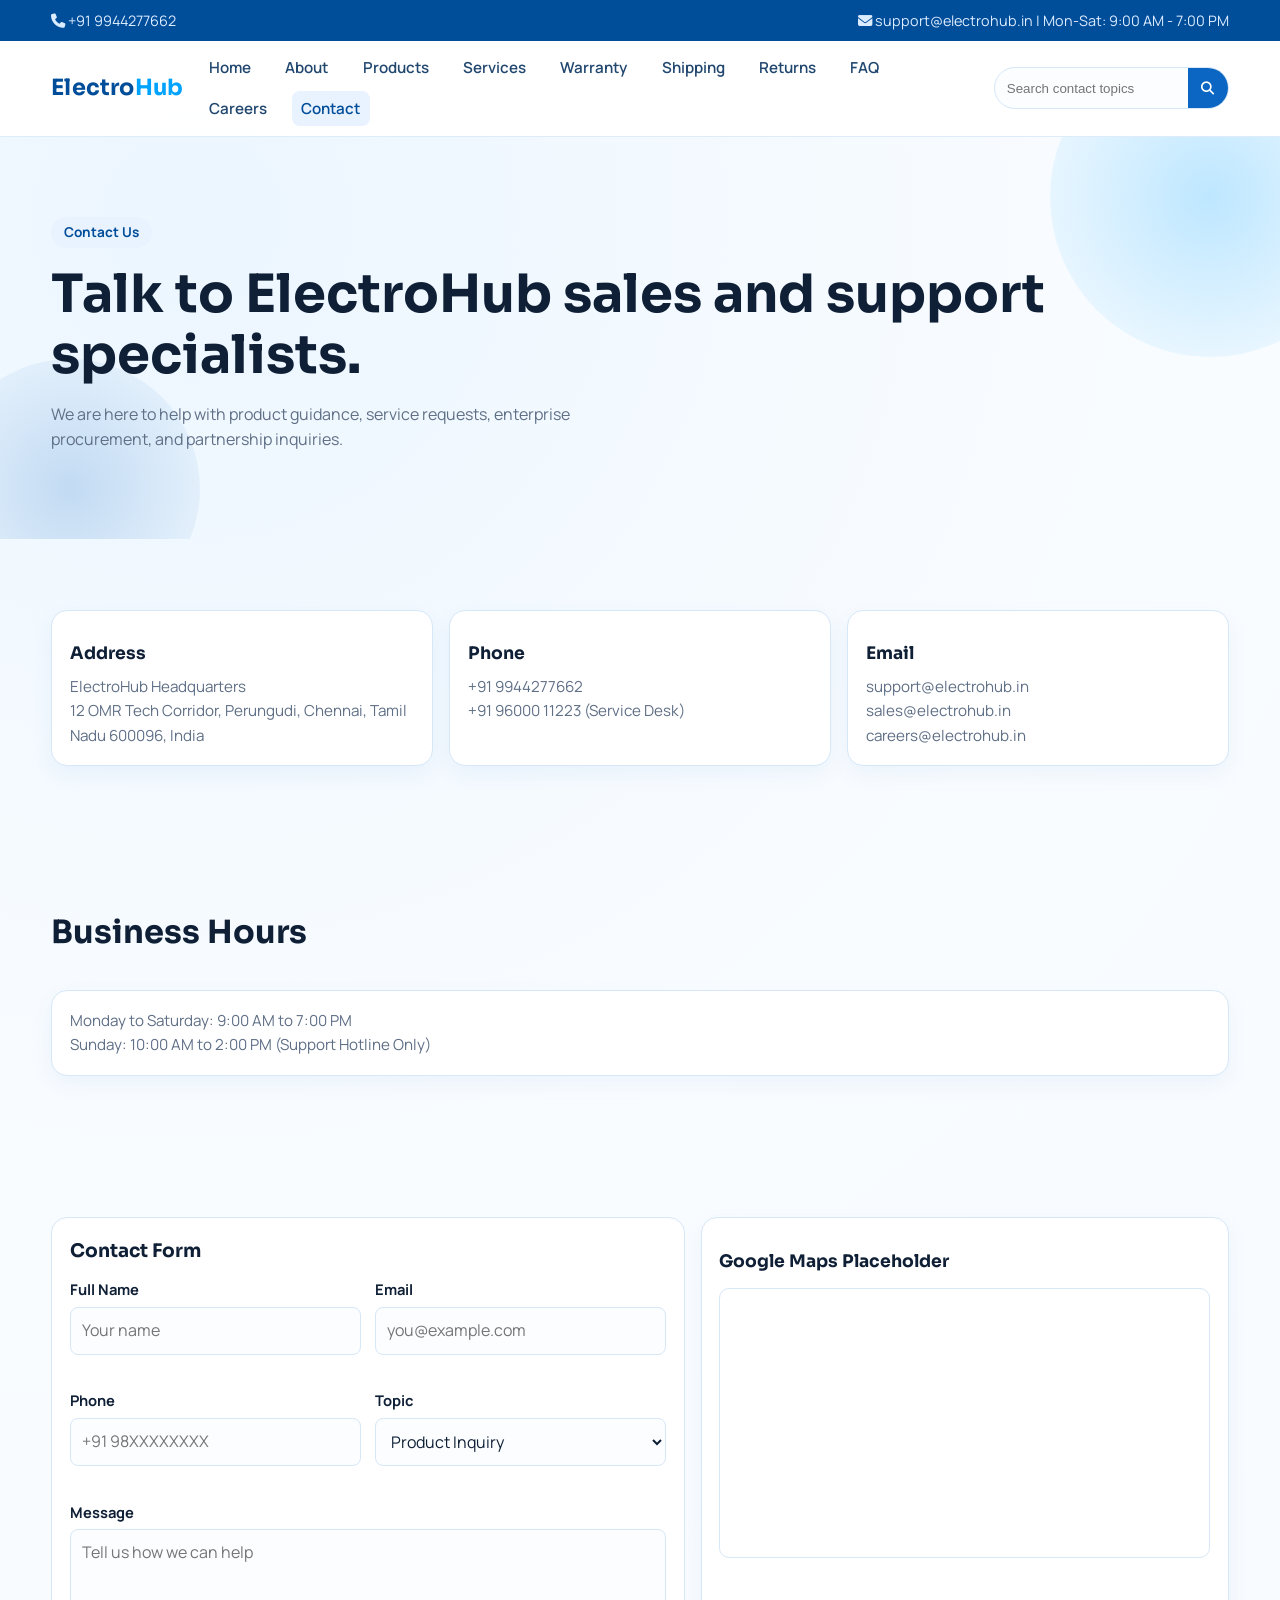
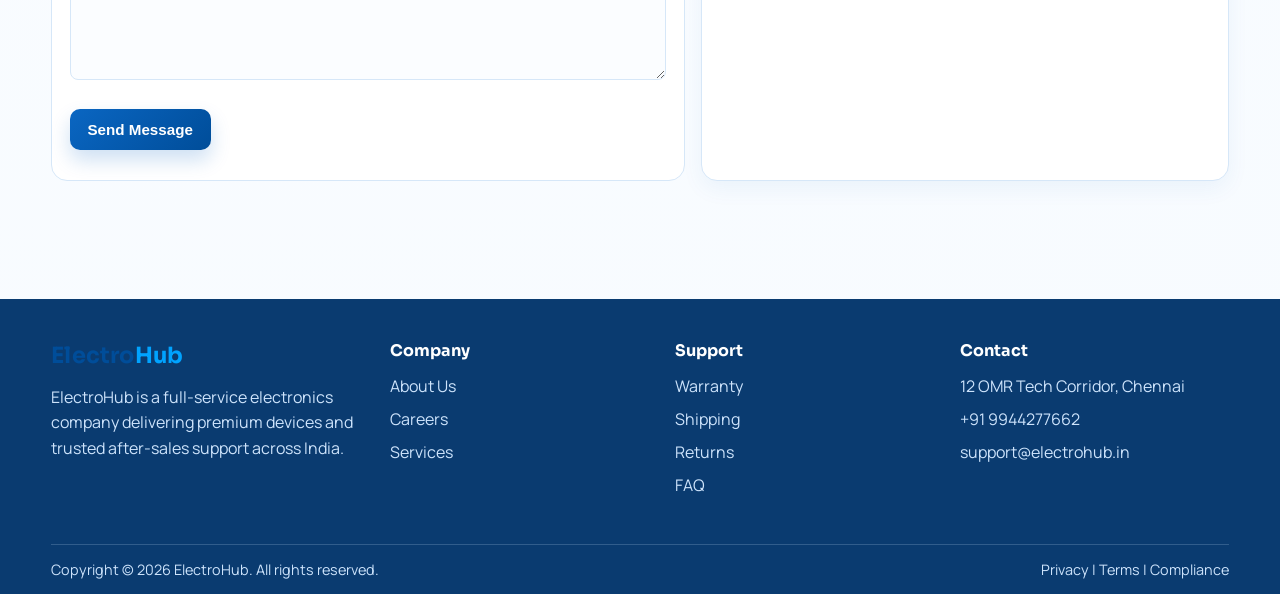
<file: contact.html>
<!DOCTYPE html>
<html lang="en">
<head>
  <meta charset="UTF-8" />
  <meta name="viewport" content="width=device-width, initial-scale=1.0" />
  <title>Contact ElectroHub | Reach Our Team</title>
  <link rel="stylesheet" href="https://cdnjs.cloudflare.com/ajax/libs/font-awesome/6.6.0/css/all.min.css" />
  <link rel="stylesheet" href="assets/css/style.css" />
</head>
<body data-page="contact">
  <div class="top-strip"><div class="container"><span><i class="fa-solid fa-phone"></i> +91 9944277662</span><span><i class="fa-solid fa-envelope"></i> support@electrohub.in | Mon-Sat: 9:00 AM - 7:00 PM</span></div></div>
  <header class="navbar"><div class="container nav-wrap"><a class="logo" href="index.html">Electro<span>Hub</span></a><button class="mobile-toggle" id="mobileToggle" aria-label="Toggle navigation"><i class="fa-solid fa-bars"></i></button><ul class="nav-links" id="navLinks"><li><a data-page="home" href="index.html">Home</a></li><li><a data-page="about" href="about.html">About</a></li><li><a data-page="products" href="products.html">Products</a></li><li><a data-page="services" href="services.html">Services</a></li><li><a data-page="warranty" href="warranty.html">Warranty</a></li><li><a data-page="shipping" href="shipping.html">Shipping</a></li><li><a data-page="returns" href="returns.html">Returns</a></li><li><a data-page="faq" href="faq.html">FAQ</a></li><li><a data-page="careers" href="careers.html">Careers</a></li><li><a data-page="contact" href="contact.html">Contact</a></li></ul><div class="nav-controls"><div class="search-wrap"><input id="globalSearch" type="text" placeholder="Search contact topics" /><button id="searchBtn" aria-label="Search"><i class="fa-solid fa-magnifying-glass"></i></button></div></div></div></header>

  <main>
    <section class="hero"><div class="container"><span class="eyebrow">Contact Us</span><h1>Talk to ElectroHub sales and support specialists.</h1><p>We are here to help with product guidance, service requests, enterprise procurement, and partnership inquiries.</p></div></section>

    <section class="section">
      <div class="container card-grid">
        <article class="card searchable-card reveal" data-search="address headquarters chennai"><h3>Address</h3><p>ElectroHub Headquarters<br />12 OMR Tech Corridor, Perungudi, Chennai, Tamil Nadu 600096, India</p></article>
        <article class="card searchable-card reveal" data-search="phone call customer support"><h3>Phone</h3><p>+91 9944277662<br />+91 96000 11223 (Service Desk)</p></article>
        <article class="card searchable-card reveal" data-search="email business support"><h3>Email</h3><p>support@electrohub.in<br />sales@electrohub.in<br />careers@electrohub.in</p></article>
      </div>
    </section>

    <section class="section">
      <div class="container">
        <div class="section-header"><h2>Business Hours</h2></div>
        <div class="card reveal"><p>Monday to Saturday: 9:00 AM to 7:00 PM<br />Sunday: 10:00 AM to 2:00 PM (Support Hotline Only)</p></div>
      </div>
    </section>

    <section class="section">
      <div class="container card-grid" style="grid-template-columns:1.2fr 1fr;">
        <div class="form-wrap reveal">
          <h3 style="font-family:'Sora',sans-serif;margin-bottom:0.8rem;">Contact Form</h3>
          <form id="contactForm" novalidate>
            <div class="form-grid">
              <div class="form-group"><label for="name">Full Name</label><input id="name" type="text" placeholder="Your name" /><small data-error="name"></small></div>
              <div class="form-group"><label for="email">Email</label><input id="email" type="email" placeholder="you@example.com" /><small data-error="email"></small></div>
              <div class="form-group"><label for="phone">Phone</label><input id="phone" type="tel" placeholder="+91 98XXXXXXXX" /><small data-error="phone"></small></div>
              <div class="form-group"><label for="topic">Topic</label><select id="topic"><option value="Product Inquiry">Product Inquiry</option><option value="Service Request">Service Request</option><option value="Business Solutions">Business Solutions</option><option value="Partnership">Partnership</option></select><small></small></div>
              <div class="form-group full"><label for="message">Message</label><textarea id="message" rows="5" placeholder="Tell us how we can help"></textarea><small data-error="message"></small></div>
            </div>
            <button class="btn btn-primary" type="submit" style="margin-top:0.6rem;">Send Message</button>
            <p id="formStatus" style="margin-top:0.7rem;font-weight:700;"></p>
          </form>
          <p id="searchFeedback"></p>
        </div>

        <div class="card reveal">
          <h3 style="font-family:'Sora',sans-serif;margin-bottom:0.8rem;">Google Maps Placeholder</h3>
          <div class="map-placeholder">
            <iframe
              title="ElectroHub location map"
              src="https://www.google.com/maps?q=Chennai&t=&z=12&ie=UTF8&iwloc=&output=embed"
              width="100%"
              height="260"
              style="border:0;"
              loading="lazy"
              referrerpolicy="no-referrer-when-downgrade"></iframe>
          </div>
        </div>
      </div>
    </section>
  </main>

  <footer><div class="container footer-grid"><div><a class="logo" href="index.html">Electro<span>Hub</span></a><p style="margin-top:0.7rem;">ElectroHub is a full-service electronics company delivering premium devices and trusted after-sales support across India.</p></div><div><h4>Company</h4><ul><li><a href="about.html">About Us</a></li><li><a href="careers.html">Careers</a></li><li><a href="services.html">Services</a></li></ul></div><div><h4>Support</h4><ul><li><a href="warranty.html">Warranty</a></li><li><a href="shipping.html">Shipping</a></li><li><a href="returns.html">Returns</a></li><li><a href="faq.html">FAQ</a></li></ul></div><div><h4>Contact</h4><ul><li>12 OMR Tech Corridor, Chennai</li><li>+91 9944277662</li><li>support@electrohub.in</li></ul></div></div><div class="container footer-bottom"><span>Copyright © <span id="year"></span> ElectroHub. All rights reserved.</span><span>Privacy | Terms | Compliance</span></div></footer>
  <button id="scrollTopBtn" aria-label="Scroll to top"><i class="fa-solid fa-chevron-up"></i></button>
  <script src="assets/js/script.js"></script>
  <script src="https://www.domainchat.co/widget.js" data-tenant-id="8ded02d4-93c6-4a74-bcbe-cc2b054720f9" data-agent-id="20ef6966-4423-4e5e-b31a-b73d579b3ea4" defer></script>
</body>
</html>
</file>
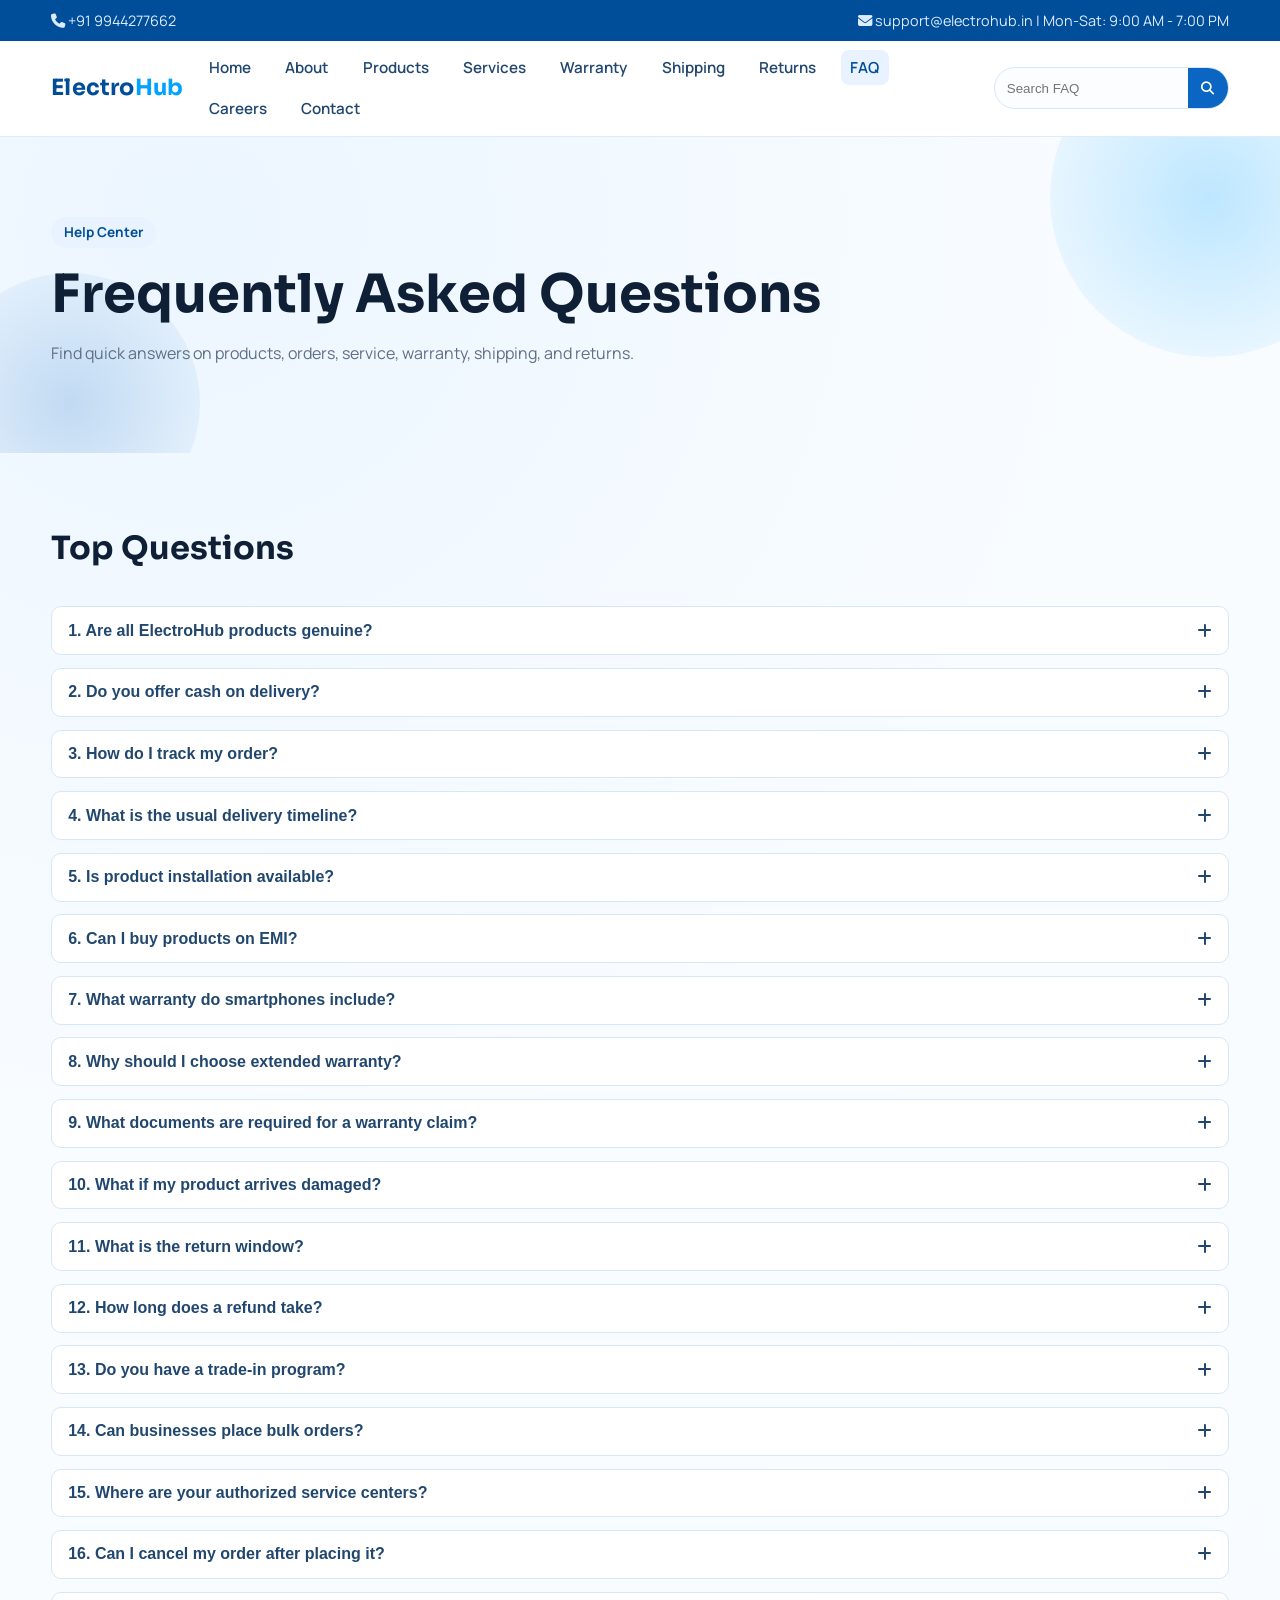
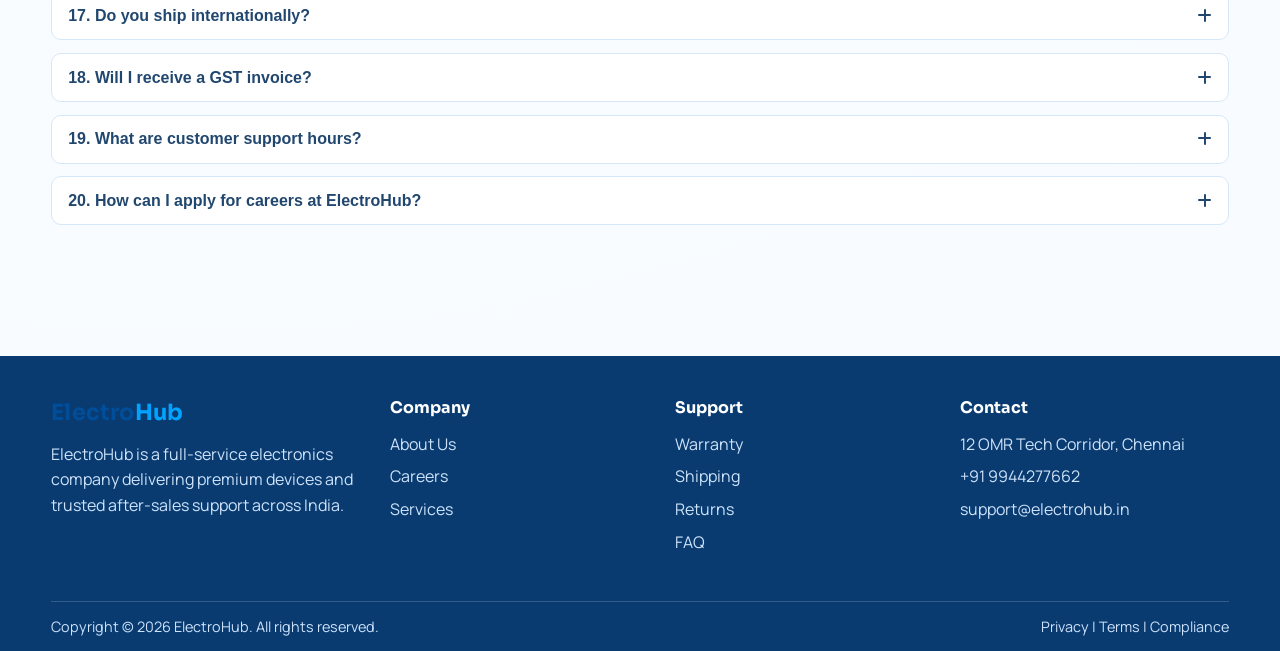
<file: faq.html>
<!DOCTYPE html>
<html lang="en">
<head>
  <meta charset="UTF-8" />
  <meta name="viewport" content="width=device-width, initial-scale=1.0" />
  <title>ElectroHub FAQ | Frequently Asked Questions</title>
  <link rel="stylesheet" href="https://cdnjs.cloudflare.com/ajax/libs/font-awesome/6.6.0/css/all.min.css" />
  <link rel="stylesheet" href="assets/css/style.css" />
</head>
<body data-page="faq">
  <div class="top-strip"><div class="container"><span><i class="fa-solid fa-phone"></i> +91 9944277662</span><span><i class="fa-solid fa-envelope"></i> support@electrohub.in | Mon-Sat: 9:00 AM - 7:00 PM</span></div></div>
  <header class="navbar"><div class="container nav-wrap"><a class="logo" href="index.html">Electro<span>Hub</span></a><button class="mobile-toggle" id="mobileToggle" aria-label="Toggle navigation"><i class="fa-solid fa-bars"></i></button><ul class="nav-links" id="navLinks"><li><a data-page="home" href="index.html">Home</a></li><li><a data-page="about" href="about.html">About</a></li><li><a data-page="products" href="products.html">Products</a></li><li><a data-page="services" href="services.html">Services</a></li><li><a data-page="warranty" href="warranty.html">Warranty</a></li><li><a data-page="shipping" href="shipping.html">Shipping</a></li><li><a data-page="returns" href="returns.html">Returns</a></li><li><a data-page="faq" href="faq.html">FAQ</a></li><li><a data-page="careers" href="careers.html">Careers</a></li><li><a data-page="contact" href="contact.html">Contact</a></li></ul><div class="nav-controls"><div class="search-wrap"><input id="globalSearch" type="text" placeholder="Search FAQ" /><button id="searchBtn" aria-label="Search"><i class="fa-solid fa-magnifying-glass"></i></button></div></div></div></header>

  <main>
    <section class="hero"><div class="container"><span class="eyebrow">Help Center</span><h1>Frequently Asked Questions</h1><p>Find quick answers on products, orders, service, warranty, shipping, and returns.</p></div></section>

    <section class="section">
      <div class="container">
        <div class="section-header"><h2>Top Questions</h2></div>

        <div class="faq-item searchable-card" data-search="are products genuine authentic">
          <button class="faq-question">1. Are all ElectroHub products genuine? <i class="fa-solid fa-plus"></i></button>
          <div class="faq-answer"><p>Yes. We source only from authorized distributors and brands with verified invoices.</p></div>
        </div>
        <div class="faq-item searchable-card" data-search="cash on delivery cod">
          <button class="faq-question">2. Do you offer cash on delivery? <i class="fa-solid fa-plus"></i></button>
          <div class="faq-answer"><p>COD is available for selected products and locations based on order value and logistics eligibility.</p></div>
        </div>
        <div class="faq-item searchable-card" data-search="order tracking how">
          <button class="faq-question">3. How do I track my order? <i class="fa-solid fa-plus"></i></button>
          <div class="faq-answer"><p>Use the tracking link sent via SMS/email or contact support with your order ID.</p></div>
        </div>
        <div class="faq-item searchable-card" data-search="delivery timeline">
          <button class="faq-question">4. What is the usual delivery timeline? <i class="fa-solid fa-plus"></i></button>
          <div class="faq-answer"><p>Metro deliveries usually take 1 to 2 business days; other cities may take 2 to 7 days.</p></div>
        </div>
        <div class="faq-item searchable-card" data-search="installation available">
          <button class="faq-question">5. Is product installation available? <i class="fa-solid fa-plus"></i></button>
          <div class="faq-answer"><p>Yes. Installation is available for TVs, appliances, networking devices, and business deployments.</p></div>
        </div>
        <div class="faq-item searchable-card" data-search="emi finance options">
          <button class="faq-question">6. Can I buy products on EMI? <i class="fa-solid fa-plus"></i></button>
          <div class="faq-answer"><p>Yes. We provide no-cost and low-interest EMI plans through partner banks and NBFCs.</p></div>
        </div>
        <div class="faq-item searchable-card" data-search="warranty duration">
          <button class="faq-question">7. What warranty do smartphones include? <i class="fa-solid fa-plus"></i></button>
          <div class="faq-answer"><p>Most smartphones include 12-month manufacturer warranty; extended plans are optional.</p></div>
        </div>
        <div class="faq-item searchable-card" data-search="extended warranty worth">
          <button class="faq-question">8. Why should I choose extended warranty? <i class="fa-solid fa-plus"></i></button>
          <div class="faq-answer"><p>It protects you against high post-warranty repair costs and provides better long-term value.</p></div>
        </div>
        <div class="faq-item searchable-card" data-search="warranty claim documents">
          <button class="faq-question">9. What documents are required for a warranty claim? <i class="fa-solid fa-plus"></i></button>
          <div class="faq-answer"><p>You need order invoice, product serial number, and a clear issue description.</p></div>
        </div>
        <div class="faq-item searchable-card" data-search="damage in transit">
          <button class="faq-question">10. What if my product arrives damaged? <i class="fa-solid fa-plus"></i></button>
          <div class="faq-answer"><p>Report within 48 hours with unboxing photos/video for priority replacement support.</p></div>
        </div>
        <div class="faq-item searchable-card" data-search="return window days">
          <button class="faq-question">11. What is the return window? <i class="fa-solid fa-plus"></i></button>
          <div class="faq-answer"><p>Eligible products can be returned within 7 calendar days from the delivery date.</p></div>
        </div>
        <div class="faq-item searchable-card" data-search="refund timeline">
          <button class="faq-question">12. How long does a refund take? <i class="fa-solid fa-plus"></i></button>
          <div class="faq-answer"><p>Refunds are usually processed within 5 to 7 business days after approval.</p></div>
        </div>
        <div class="faq-item searchable-card" data-search="exchange old device trade in">
          <button class="faq-question">13. Do you have a trade-in program? <i class="fa-solid fa-plus"></i></button>
          <div class="faq-answer"><p>Yes. We accept eligible old devices and provide exchange value during checkout.</p></div>
        </div>
        <div class="faq-item searchable-card" data-search="business bulk order">
          <button class="faq-question">14. Can businesses place bulk orders? <i class="fa-solid fa-plus"></i></button>
          <div class="faq-answer"><p>Absolutely. Our enterprise team supports procurement, deployment, and AMC contracts.</p></div>
        </div>
        <div class="faq-item searchable-card" data-search="service center authorized">
          <button class="faq-question">15. Where are your authorized service centers? <i class="fa-solid fa-plus"></i></button>
          <div class="faq-answer"><p>We support centers across Chennai, Bengaluru, Hyderabad, Kochi, Mumbai, and Delhi.</p></div>
        </div>
        <div class="faq-item searchable-card" data-search="cancel order">
          <button class="faq-question">16. Can I cancel my order after placing it? <i class="fa-solid fa-plus"></i></button>
          <div class="faq-answer"><p>Yes, cancellation is allowed before dispatch. Once shipped, return policy applies.</p></div>
        </div>
        <div class="faq-item searchable-card" data-search="international shipping">
          <button class="faq-question">17. Do you ship internationally? <i class="fa-solid fa-plus"></i></button>
          <div class="faq-answer"><p>Currently, ElectroHub ships within India only.</p></div>
        </div>
        <div class="faq-item searchable-card" data-search="invoice gst billing">
          <button class="faq-question">18. Will I receive a GST invoice? <i class="fa-solid fa-plus"></i></button>
          <div class="faq-answer"><p>Yes, GST-compliant invoices are provided for all eligible purchases.</p></div>
        </div>
        <div class="faq-item searchable-card" data-search="contact support hours">
          <button class="faq-question">19. What are customer support hours? <i class="fa-solid fa-plus"></i></button>
          <div class="faq-answer"><p>Our support team is available Monday to Saturday, 9:00 AM to 7:00 PM.</p></div>
        </div>
        <div class="faq-item searchable-card" data-search="career opportunities jobs">
          <button class="faq-question">20. How can I apply for careers at ElectroHub? <i class="fa-solid fa-plus"></i></button>
          <div class="faq-answer"><p>Visit the Careers page and submit your application through our recruitment contact.</p></div>
        </div>
        <p id="searchFeedback"></p>
      </div>
    </section>
  </main>

  <footer><div class="container footer-grid"><div><a class="logo" href="index.html">Electro<span>Hub</span></a><p style="margin-top:0.7rem;">ElectroHub is a full-service electronics company delivering premium devices and trusted after-sales support across India.</p></div><div><h4>Company</h4><ul><li><a href="about.html">About Us</a></li><li><a href="careers.html">Careers</a></li><li><a href="services.html">Services</a></li></ul></div><div><h4>Support</h4><ul><li><a href="warranty.html">Warranty</a></li><li><a href="shipping.html">Shipping</a></li><li><a href="returns.html">Returns</a></li><li><a href="faq.html">FAQ</a></li></ul></div><div><h4>Contact</h4><ul><li>12 OMR Tech Corridor, Chennai</li><li>+91 9944277662</li><li>support@electrohub.in</li></ul></div></div><div class="container footer-bottom"><span>Copyright © <span id="year"></span> ElectroHub. All rights reserved.</span><span>Privacy | Terms | Compliance</span></div></footer>
  <button id="scrollTopBtn" aria-label="Scroll to top"><i class="fa-solid fa-chevron-up"></i></button>
  <script src="assets/js/script.js"></script>
  <script src="https://www.domainchat.co/widget.js" data-tenant-id="8ded02d4-93c6-4a74-bcbe-cc2b054720f9" data-agent-id="20ef6966-4423-4e5e-b31a-b73d579b3ea4" defer></script>
</body>
</html>
</file>
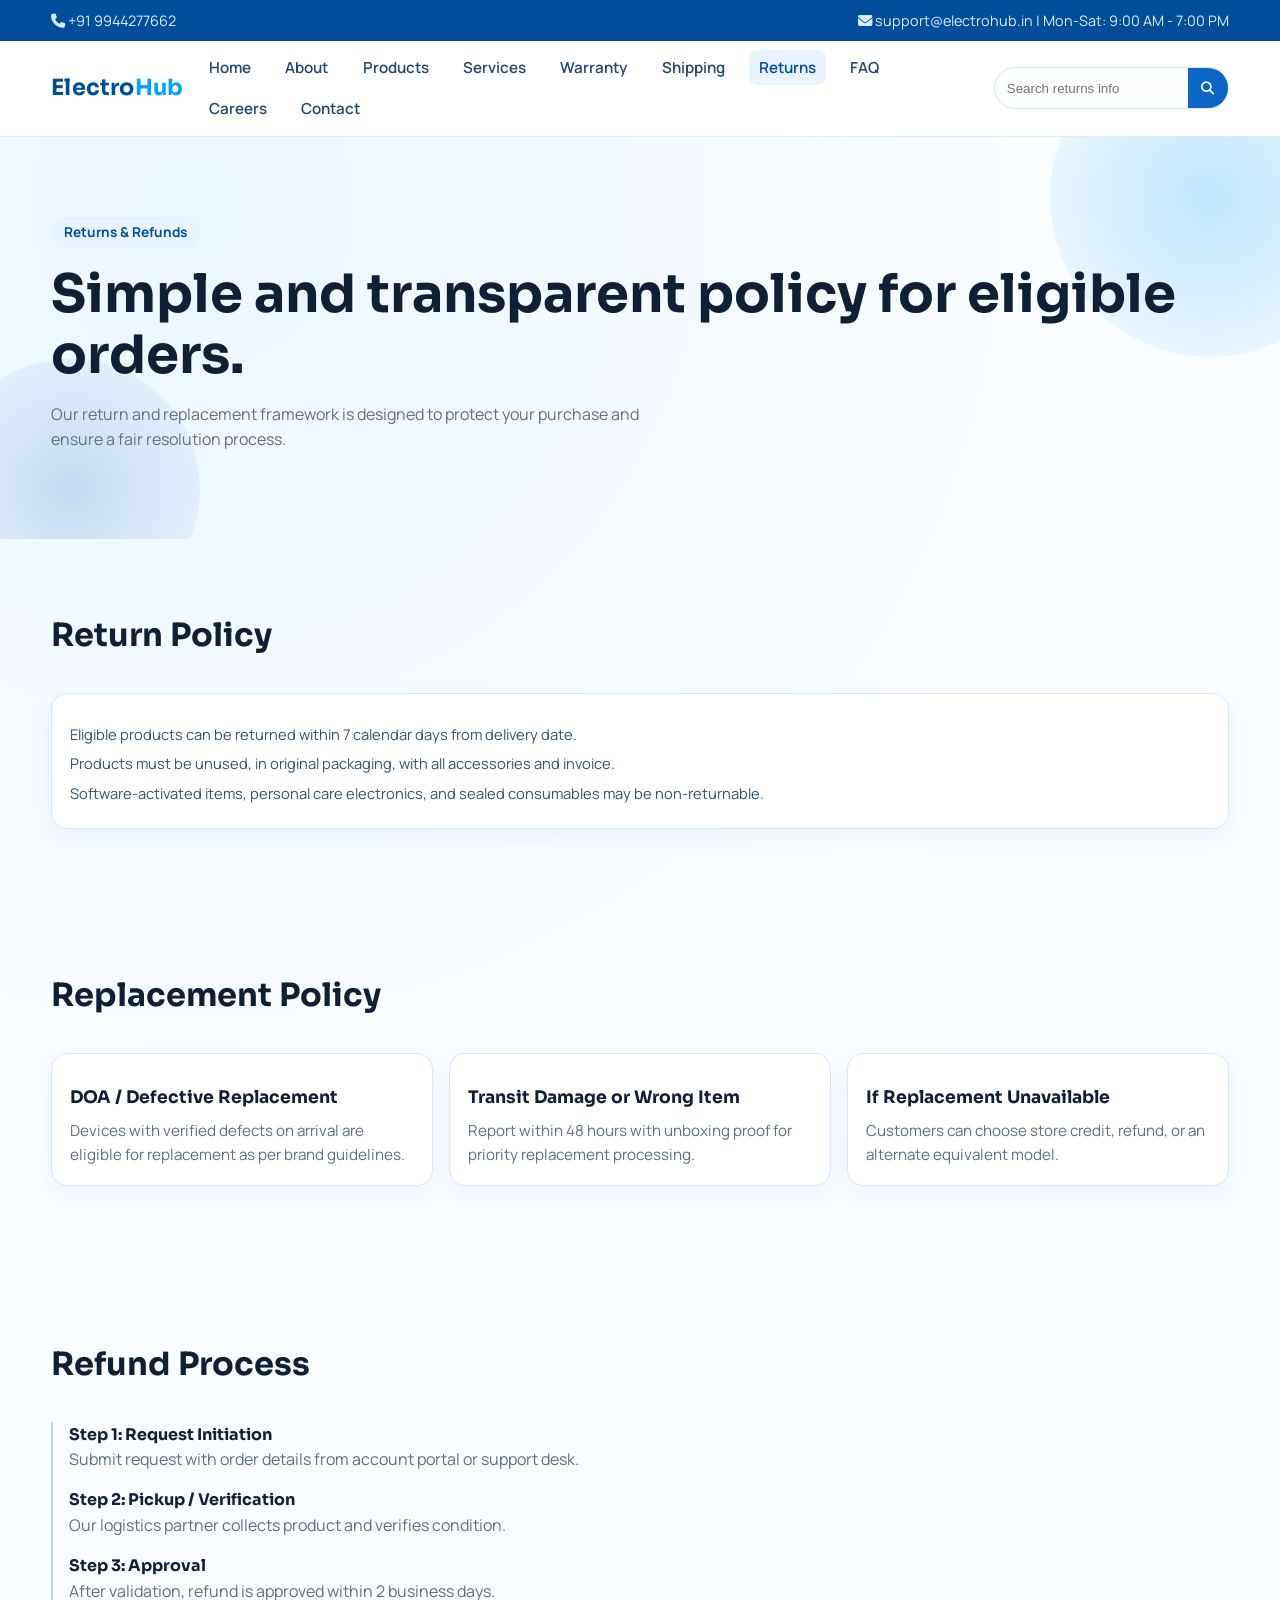
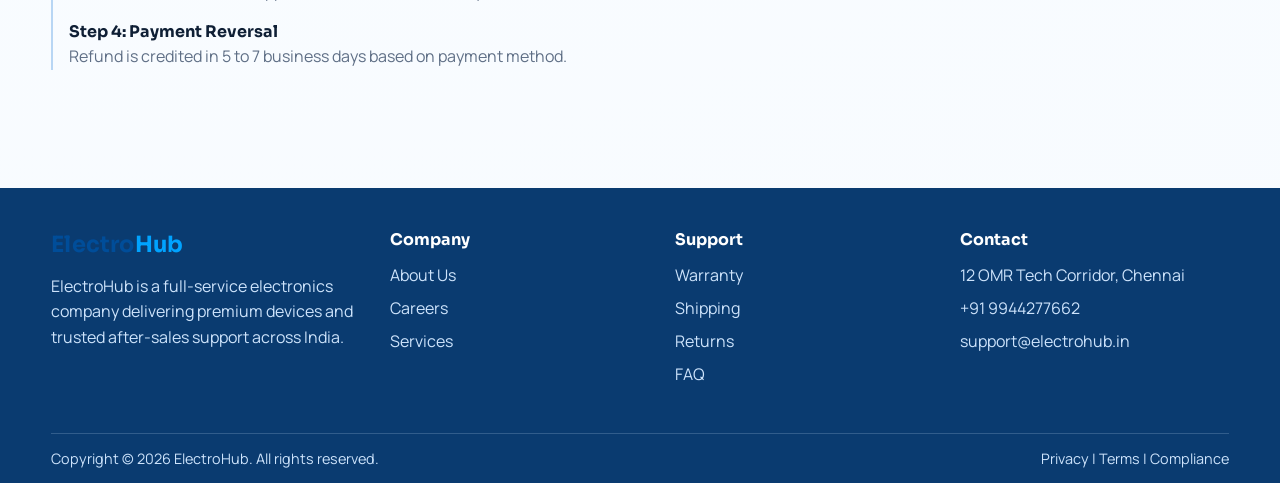
<file: returns.html>
<!DOCTYPE html>
<html lang="en">
<head>
  <meta charset="UTF-8" />
  <meta name="viewport" content="width=device-width, initial-scale=1.0" />
  <title>ElectroHub Returns | Return, Replacement and Refund Policy</title>
  <link rel="stylesheet" href="https://cdnjs.cloudflare.com/ajax/libs/font-awesome/6.6.0/css/all.min.css" />
  <link rel="stylesheet" href="assets/css/style.css" />
</head>
<body data-page="returns">
  <div class="top-strip"><div class="container"><span><i class="fa-solid fa-phone"></i> +91 9944277662</span><span><i class="fa-solid fa-envelope"></i> support@electrohub.in | Mon-Sat: 9:00 AM - 7:00 PM</span></div></div>
  <header class="navbar"><div class="container nav-wrap"><a class="logo" href="index.html">Electro<span>Hub</span></a><button class="mobile-toggle" id="mobileToggle" aria-label="Toggle navigation"><i class="fa-solid fa-bars"></i></button><ul class="nav-links" id="navLinks"><li><a data-page="home" href="index.html">Home</a></li><li><a data-page="about" href="about.html">About</a></li><li><a data-page="products" href="products.html">Products</a></li><li><a data-page="services" href="services.html">Services</a></li><li><a data-page="warranty" href="warranty.html">Warranty</a></li><li><a data-page="shipping" href="shipping.html">Shipping</a></li><li><a data-page="returns" href="returns.html">Returns</a></li><li><a data-page="faq" href="faq.html">FAQ</a></li><li><a data-page="careers" href="careers.html">Careers</a></li><li><a data-page="contact" href="contact.html">Contact</a></li></ul><div class="nav-controls"><div class="search-wrap"><input id="globalSearch" type="text" placeholder="Search returns info" /><button id="searchBtn" aria-label="Search"><i class="fa-solid fa-magnifying-glass"></i></button></div></div></div></header>

  <main>
    <section class="hero"><div class="container"><span class="eyebrow">Returns & Refunds</span><h1>Simple and transparent policy for eligible orders.</h1><p>Our return and replacement framework is designed to protect your purchase and ensure a fair resolution process.</p></div></section>

    <section class="section"><div class="container"><div class="section-header"><h2>Return Policy</h2></div><div class="card reveal"><ul><li>Eligible products can be returned within 7 calendar days from delivery date.</li><li>Products must be unused, in original packaging, with all accessories and invoice.</li><li>Software-activated items, personal care electronics, and sealed consumables may be non-returnable.</li></ul></div></div></section>

    <section class="section"><div class="container"><div class="section-header"><h2>Replacement Policy</h2></div><div class="card-grid"><article class="card searchable-card reveal" data-search="dead on arrival defective replacement"><h3>DOA / Defective Replacement</h3><p>Devices with verified defects on arrival are eligible for replacement as per brand guidelines.</p></article><article class="card searchable-card reveal" data-search="wrong item damaged in transit"><h3>Transit Damage or Wrong Item</h3><p>Report within 48 hours with unboxing proof for priority replacement processing.</p></article><article class="card searchable-card reveal" data-search="stock unavailable alternative options"><h3>If Replacement Unavailable</h3><p>Customers can choose store credit, refund, or an alternate equivalent model.</p></article></div><p id="searchFeedback"></p></div></section>

    <section class="section"><div class="container"><div class="section-header"><h2>Refund Process</h2></div><div class="timeline reveal"><div class="timeline-item"><h4>Step 1: Request Initiation</h4><p>Submit request with order details from account portal or support desk.</p></div><div class="timeline-item"><h4>Step 2: Pickup / Verification</h4><p>Our logistics partner collects product and verifies condition.</p></div><div class="timeline-item"><h4>Step 3: Approval</h4><p>After validation, refund is approved within 2 business days.</p></div><div class="timeline-item"><h4>Step 4: Payment Reversal</h4><p>Refund is credited in 5 to 7 business days based on payment method.</p></div></div></div></section>
  </main>

  <footer><div class="container footer-grid"><div><a class="logo" href="index.html">Electro<span>Hub</span></a><p style="margin-top:0.7rem;">ElectroHub is a full-service electronics company delivering premium devices and trusted after-sales support across India.</p></div><div><h4>Company</h4><ul><li><a href="about.html">About Us</a></li><li><a href="careers.html">Careers</a></li><li><a href="services.html">Services</a></li></ul></div><div><h4>Support</h4><ul><li><a href="warranty.html">Warranty</a></li><li><a href="shipping.html">Shipping</a></li><li><a href="returns.html">Returns</a></li><li><a href="faq.html">FAQ</a></li></ul></div><div><h4>Contact</h4><ul><li>12 OMR Tech Corridor, Chennai</li><li>+91 9944277662</li><li>support@electrohub.in</li></ul></div></div><div class="container footer-bottom"><span>Copyright © <span id="year"></span> ElectroHub. All rights reserved.</span><span>Privacy | Terms | Compliance</span></div></footer>
  <button id="scrollTopBtn" aria-label="Scroll to top"><i class="fa-solid fa-chevron-up"></i></button>
  <script src="assets/js/script.js"></script>
  <script src="https://www.domainchat.co/widget.js" data-tenant-id="8ded02d4-93c6-4a74-bcbe-cc2b054720f9" data-agent-id="20ef6966-4423-4e5e-b31a-b73d579b3ea4" defer></script>
</body>
</html>
</file>
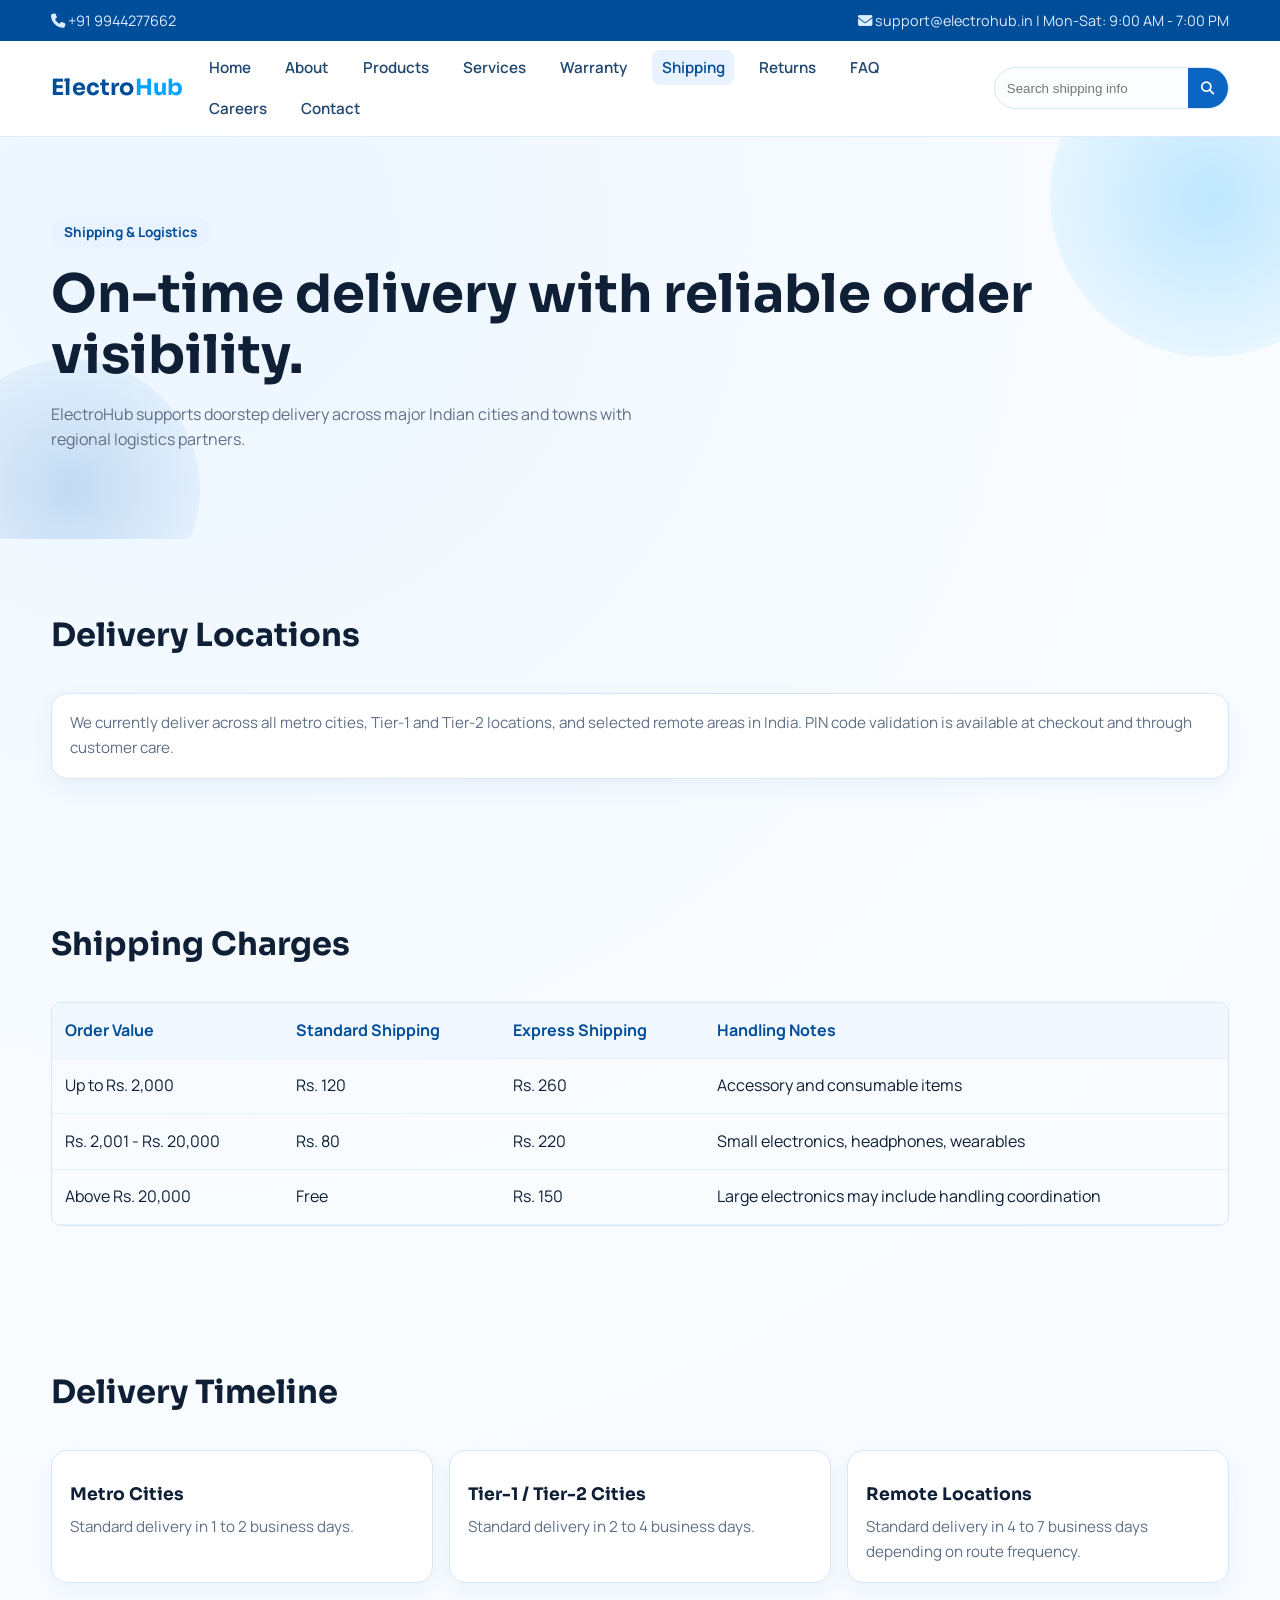
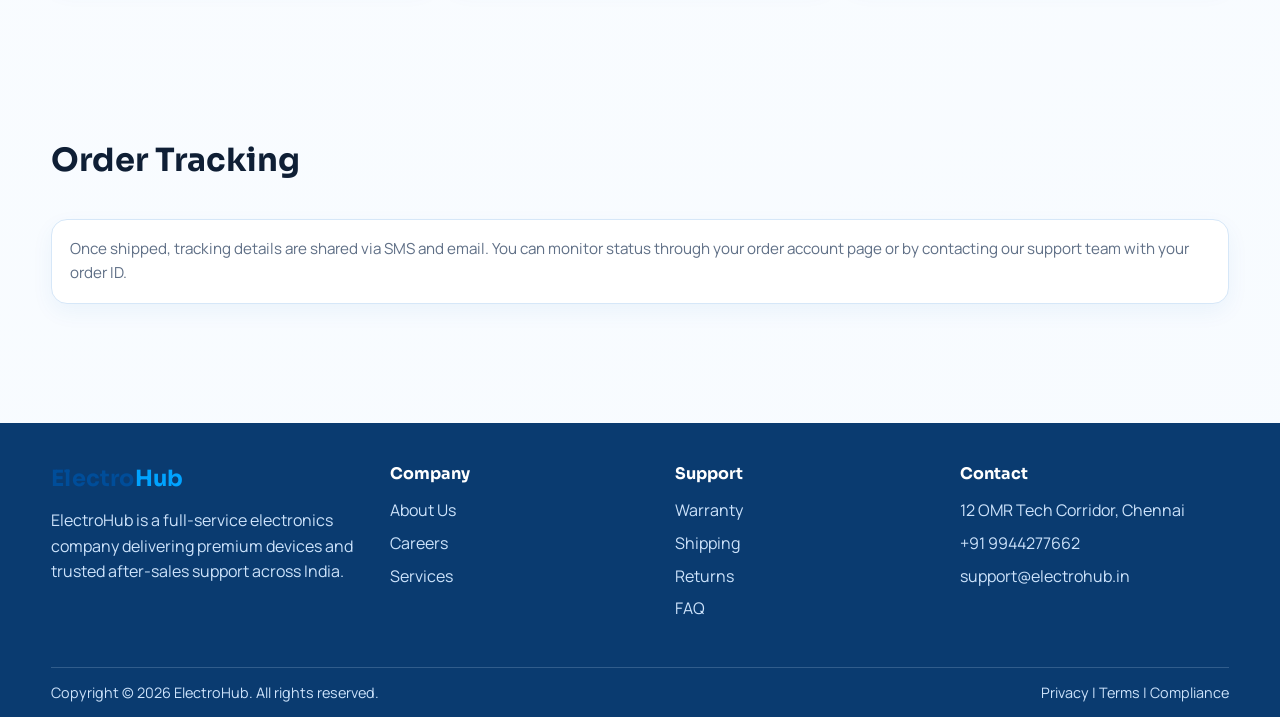
<file: shipping.html>
<!DOCTYPE html>
<html lang="en">
<head>
  <meta charset="UTF-8" />
  <meta name="viewport" content="width=device-width, initial-scale=1.0" />
  <title>ElectroHub Shipping | Delivery and Tracking</title>
  <link rel="stylesheet" href="https://cdnjs.cloudflare.com/ajax/libs/font-awesome/6.6.0/css/all.min.css" />
  <link rel="stylesheet" href="assets/css/style.css" />
</head>
<body data-page="shipping">
  <div class="top-strip"><div class="container"><span><i class="fa-solid fa-phone"></i> +91 9944277662</span><span><i class="fa-solid fa-envelope"></i> support@electrohub.in | Mon-Sat: 9:00 AM - 7:00 PM</span></div></div>
  <header class="navbar"><div class="container nav-wrap"><a class="logo" href="index.html">Electro<span>Hub</span></a><button class="mobile-toggle" id="mobileToggle" aria-label="Toggle navigation"><i class="fa-solid fa-bars"></i></button><ul class="nav-links" id="navLinks"><li><a data-page="home" href="index.html">Home</a></li><li><a data-page="about" href="about.html">About</a></li><li><a data-page="products" href="products.html">Products</a></li><li><a data-page="services" href="services.html">Services</a></li><li><a data-page="warranty" href="warranty.html">Warranty</a></li><li><a data-page="shipping" href="shipping.html">Shipping</a></li><li><a data-page="returns" href="returns.html">Returns</a></li><li><a data-page="faq" href="faq.html">FAQ</a></li><li><a data-page="careers" href="careers.html">Careers</a></li><li><a data-page="contact" href="contact.html">Contact</a></li></ul><div class="nav-controls"><div class="search-wrap"><input id="globalSearch" type="text" placeholder="Search shipping info" /><button id="searchBtn" aria-label="Search"><i class="fa-solid fa-magnifying-glass"></i></button></div></div></div></header>
  <main>
    <section class="hero"><div class="container"><span class="eyebrow">Shipping & Logistics</span><h1>On-time delivery with reliable order visibility.</h1><p>ElectroHub supports doorstep delivery across major Indian cities and towns with regional logistics partners.</p></div></section>

    <section class="section"><div class="container"><div class="section-header"><h2>Delivery Locations</h2></div><div class="card reveal"><p>We currently deliver across all metro cities, Tier-1 and Tier-2 locations, and selected remote areas in India. PIN code validation is available at checkout and through customer care.</p></div></div></section>

    <section class="section">
      <div class="container">
        <div class="section-header"><h2>Shipping Charges</h2></div>
        <div class="table-wrap reveal">
          <table>
            <thead><tr><th>Order Value</th><th>Standard Shipping</th><th>Express Shipping</th><th>Handling Notes</th></tr></thead>
            <tbody>
              <tr><td>Up to Rs. 2,000</td><td>Rs. 120</td><td>Rs. 260</td><td>Accessory and consumable items</td></tr>
              <tr><td>Rs. 2,001 - Rs. 20,000</td><td>Rs. 80</td><td>Rs. 220</td><td>Small electronics, headphones, wearables</td></tr>
              <tr><td>Above Rs. 20,000</td><td>Free</td><td>Rs. 150</td><td>Large electronics may include handling coordination</td></tr>
            </tbody>
          </table>
        </div>
      </div>
    </section>

    <section class="section"><div class="container"><div class="section-header"><h2>Delivery Timeline</h2></div><div class="card-grid"><article class="card searchable-card reveal" data-search="metro city timeline 1 2 business days"><h3>Metro Cities</h3><p>Standard delivery in 1 to 2 business days.</p></article><article class="card searchable-card reveal" data-search="tier 2 timeline 2 4 business days"><h3>Tier-1 / Tier-2 Cities</h3><p>Standard delivery in 2 to 4 business days.</p></article><article class="card searchable-card reveal" data-search="remote location timeline 4 7 business days"><h3>Remote Locations</h3><p>Standard delivery in 4 to 7 business days depending on route frequency.</p></article></div><p id="searchFeedback"></p></div></section>

    <section class="section"><div class="container"><div class="section-header"><h2>Order Tracking</h2></div><div class="card reveal"><p>Once shipped, tracking details are shared via SMS and email. You can monitor status through your order account page or by contacting our support team with your order ID.</p></div></div></section>
  </main>

  <footer><div class="container footer-grid"><div><a class="logo" href="index.html">Electro<span>Hub</span></a><p style="margin-top:0.7rem;">ElectroHub is a full-service electronics company delivering premium devices and trusted after-sales support across India.</p></div><div><h4>Company</h4><ul><li><a href="about.html">About Us</a></li><li><a href="careers.html">Careers</a></li><li><a href="services.html">Services</a></li></ul></div><div><h4>Support</h4><ul><li><a href="warranty.html">Warranty</a></li><li><a href="shipping.html">Shipping</a></li><li><a href="returns.html">Returns</a></li><li><a href="faq.html">FAQ</a></li></ul></div><div><h4>Contact</h4><ul><li>12 OMR Tech Corridor, Chennai</li><li>+91 9944277662</li><li>support@electrohub.in</li></ul></div></div><div class="container footer-bottom"><span>Copyright © <span id="year"></span> ElectroHub. All rights reserved.</span><span>Privacy | Terms | Compliance</span></div></footer>
  <button id="scrollTopBtn" aria-label="Scroll to top"><i class="fa-solid fa-chevron-up"></i></button>
  <script src="assets/js/script.js"></script>
  <script src="https://www.domainchat.co/widget.js" data-tenant-id="8ded02d4-93c6-4a74-bcbe-cc2b054720f9" data-agent-id="20ef6966-4423-4e5e-b31a-b73d579b3ea4" defer></script>
</body>
</html>
</file>
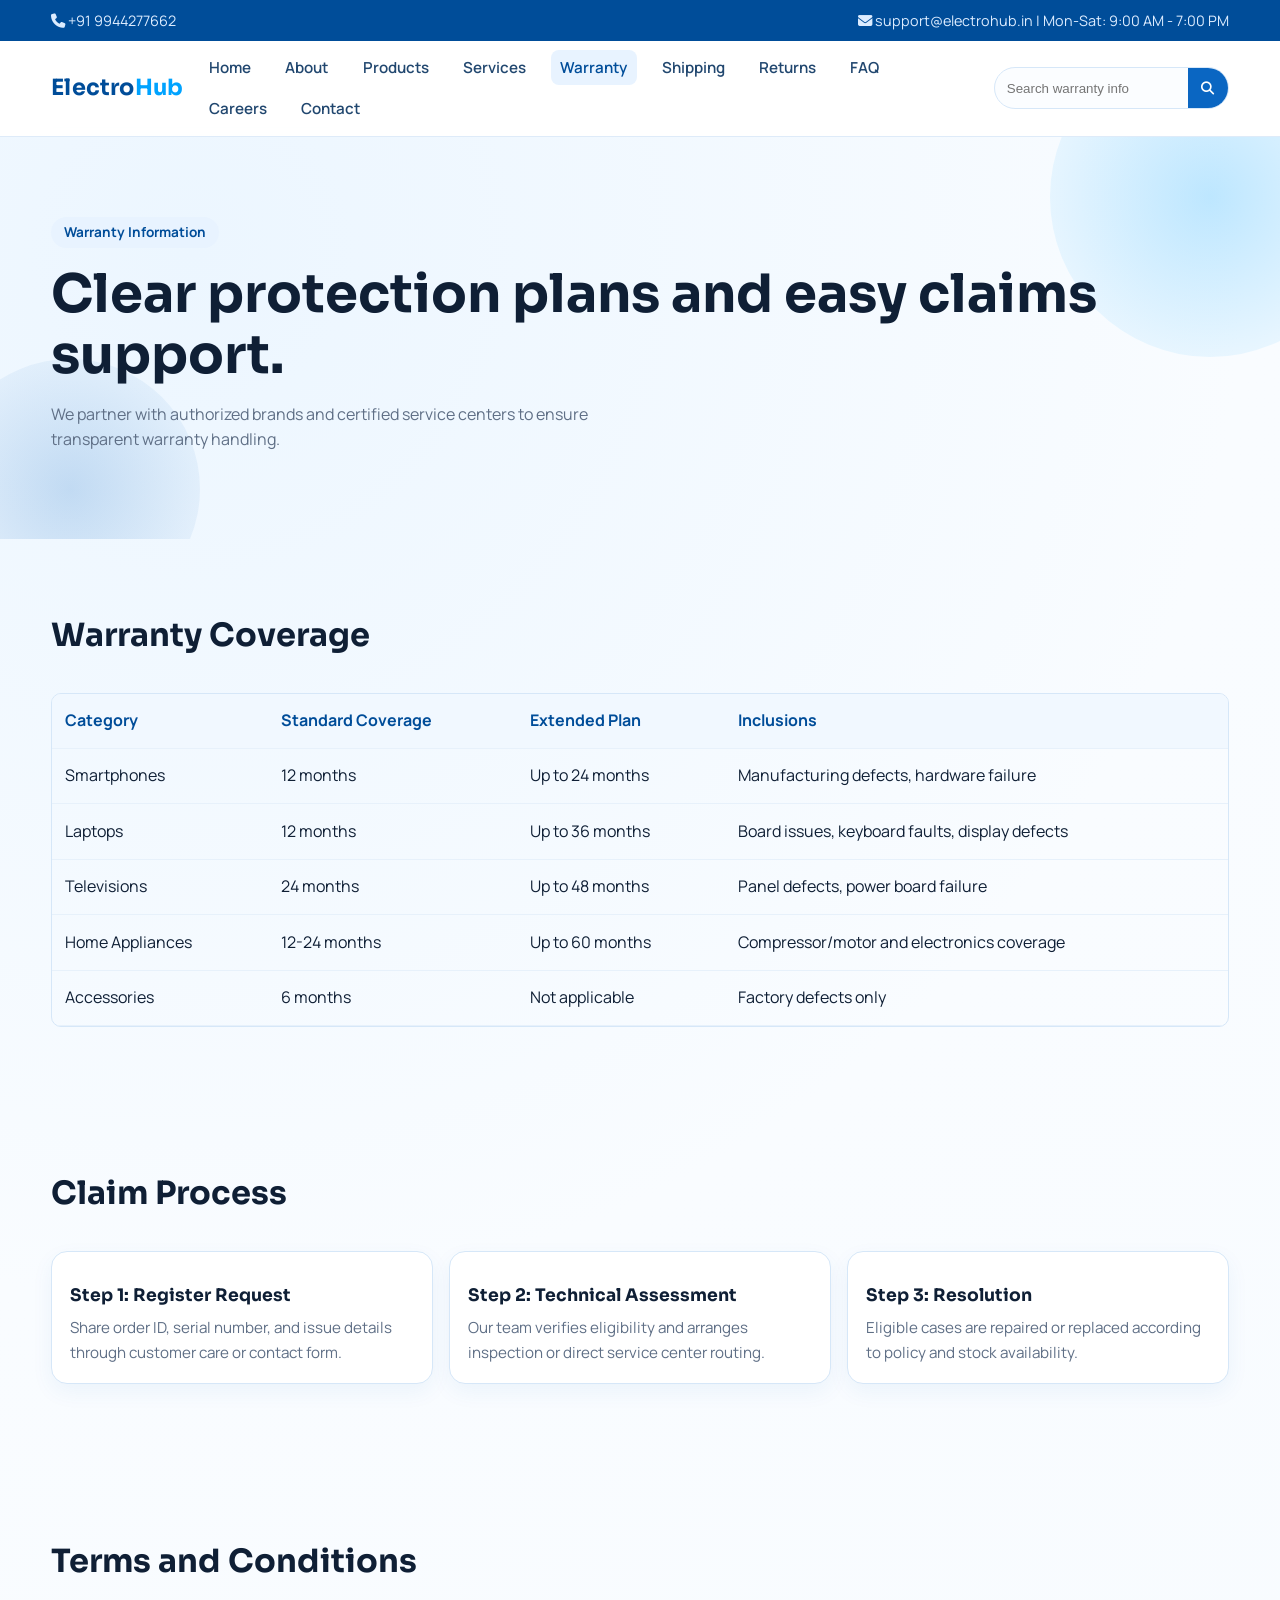
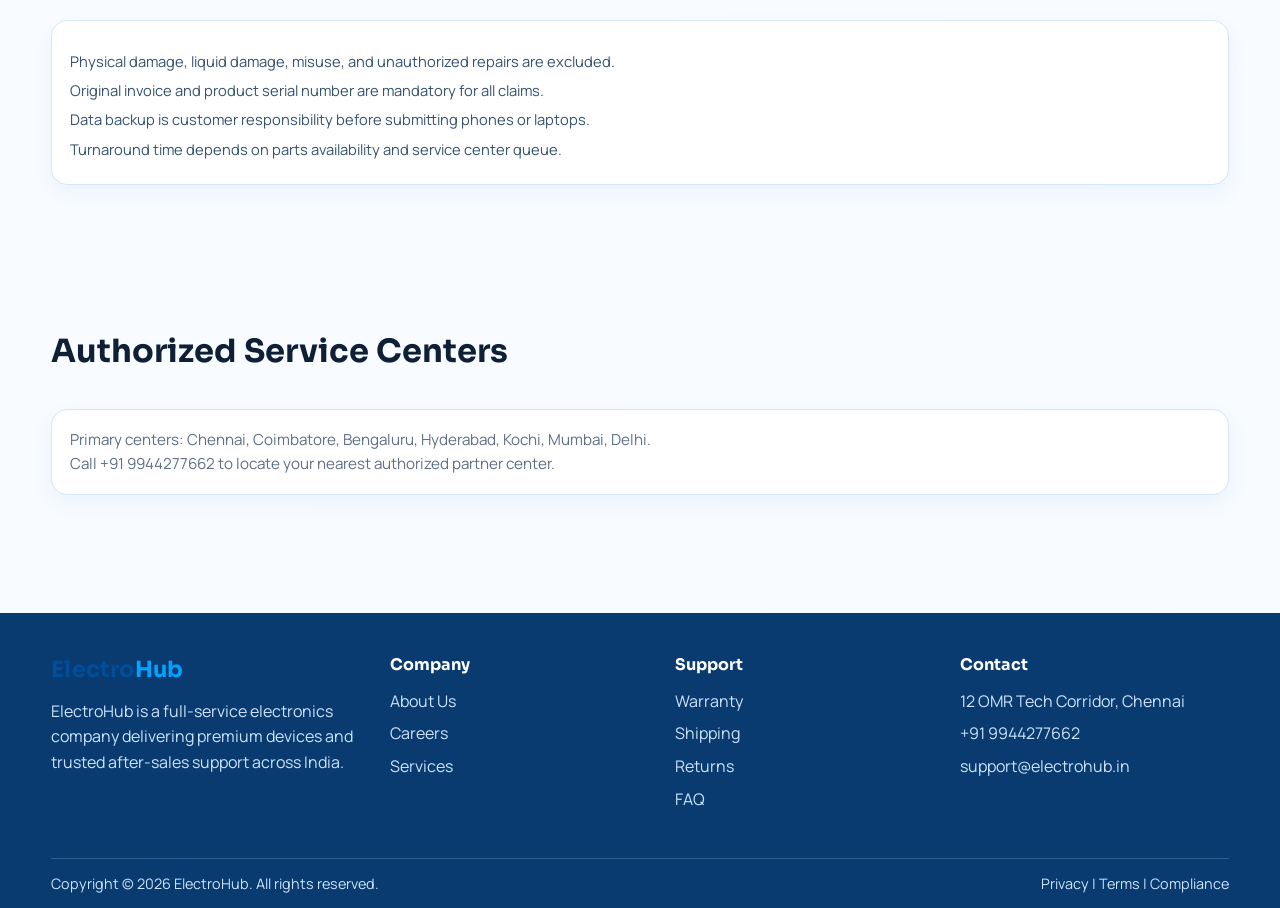
<file: warranty.html>
<!DOCTYPE html>
<html lang="en">
<head>
  <meta charset="UTF-8" />
  <meta name="viewport" content="width=device-width, initial-scale=1.0" />
  <title>ElectroHub Warranty | Coverage and Claims</title>
  <link rel="stylesheet" href="https://cdnjs.cloudflare.com/ajax/libs/font-awesome/6.6.0/css/all.min.css" />
  <link rel="stylesheet" href="assets/css/style.css" />
</head>
<body data-page="warranty">
  <div class="top-strip"><div class="container"><span><i class="fa-solid fa-phone"></i> +91 9944277662</span><span><i class="fa-solid fa-envelope"></i> support@electrohub.in | Mon-Sat: 9:00 AM - 7:00 PM</span></div></div>
  <header class="navbar"><div class="container nav-wrap"><a class="logo" href="index.html">Electro<span>Hub</span></a><button class="mobile-toggle" id="mobileToggle" aria-label="Toggle navigation"><i class="fa-solid fa-bars"></i></button><ul class="nav-links" id="navLinks"><li><a data-page="home" href="index.html">Home</a></li><li><a data-page="about" href="about.html">About</a></li><li><a data-page="products" href="products.html">Products</a></li><li><a data-page="services" href="services.html">Services</a></li><li><a data-page="warranty" href="warranty.html">Warranty</a></li><li><a data-page="shipping" href="shipping.html">Shipping</a></li><li><a data-page="returns" href="returns.html">Returns</a></li><li><a data-page="faq" href="faq.html">FAQ</a></li><li><a data-page="careers" href="careers.html">Careers</a></li><li><a data-page="contact" href="contact.html">Contact</a></li></ul><div class="nav-controls"><div class="search-wrap"><input id="globalSearch" type="text" placeholder="Search warranty info" /><button id="searchBtn" aria-label="Search"><i class="fa-solid fa-magnifying-glass"></i></button></div></div></div></header>

  <main>
    <section class="hero"><div class="container"><span class="eyebrow">Warranty Information</span><h1>Clear protection plans and easy claims support.</h1><p>We partner with authorized brands and certified service centers to ensure transparent warranty handling.</p></div></section>

    <section class="section">
      <div class="container">
        <div class="section-header"><h2>Warranty Coverage</h2></div>
        <div class="table-wrap reveal">
          <table>
            <thead><tr><th>Category</th><th>Standard Coverage</th><th>Extended Plan</th><th>Inclusions</th></tr></thead>
            <tbody>
              <tr><td>Smartphones</td><td>12 months</td><td>Up to 24 months</td><td>Manufacturing defects, hardware failure</td></tr>
              <tr><td>Laptops</td><td>12 months</td><td>Up to 36 months</td><td>Board issues, keyboard faults, display defects</td></tr>
              <tr><td>Televisions</td><td>24 months</td><td>Up to 48 months</td><td>Panel defects, power board failure</td></tr>
              <tr><td>Home Appliances</td><td>12-24 months</td><td>Up to 60 months</td><td>Compressor/motor and electronics coverage</td></tr>
              <tr><td>Accessories</td><td>6 months</td><td>Not applicable</td><td>Factory defects only</td></tr>
            </tbody>
          </table>
        </div>
      </div>
    </section>

    <section class="section">
      <div class="container">
        <div class="section-header"><h2>Claim Process</h2></div>
        <div class="card-grid">
          <article class="card searchable-card reveal" data-search="claim process invoice serial number"><h3>Step 1: Register Request</h3><p>Share order ID, serial number, and issue details through customer care or contact form.</p></article>
          <article class="card searchable-card reveal" data-search="inspection diagnosis service center"><h3>Step 2: Technical Assessment</h3><p>Our team verifies eligibility and arranges inspection or direct service center routing.</p></article>
          <article class="card searchable-card reveal" data-search="repair replacement turnaround"><h3>Step 3: Resolution</h3><p>Eligible cases are repaired or replaced according to policy and stock availability.</p></article>
        </div>
        <p id="searchFeedback"></p>
      </div>
    </section>

    <section class="section">
      <div class="container">
        <div class="section-header"><h2>Terms and Conditions</h2></div>
        <div class="card reveal">
          <ul>
            <li>Physical damage, liquid damage, misuse, and unauthorized repairs are excluded.</li>
            <li>Original invoice and product serial number are mandatory for all claims.</li>
            <li>Data backup is customer responsibility before submitting phones or laptops.</li>
            <li>Turnaround time depends on parts availability and service center queue.</li>
          </ul>
        </div>
      </div>
    </section>

    <section class="section">
      <div class="container">
        <div class="section-header"><h2>Authorized Service Centers</h2></div>
        <div class="card reveal">
          <p>Primary centers: Chennai, Coimbatore, Bengaluru, Hyderabad, Kochi, Mumbai, Delhi.</p>
          <p>Call +91 9944277662 to locate your nearest authorized partner center.</p>
        </div>
      </div>
    </section>
  </main>

  <footer><div class="container footer-grid"><div><a class="logo" href="index.html">Electro<span>Hub</span></a><p style="margin-top:0.7rem;">ElectroHub is a full-service electronics company delivering premium devices and trusted after-sales support across India.</p></div><div><h4>Company</h4><ul><li><a href="about.html">About Us</a></li><li><a href="careers.html">Careers</a></li><li><a href="services.html">Services</a></li></ul></div><div><h4>Support</h4><ul><li><a href="warranty.html">Warranty</a></li><li><a href="shipping.html">Shipping</a></li><li><a href="returns.html">Returns</a></li><li><a href="faq.html">FAQ</a></li></ul></div><div><h4>Contact</h4><ul><li>12 OMR Tech Corridor, Chennai</li><li>+91 9944277662</li><li>support@electrohub.in</li></ul></div></div><div class="container footer-bottom"><span>Copyright © <span id="year"></span> ElectroHub. All rights reserved.</span><span>Privacy | Terms | Compliance</span></div></footer>
  <button id="scrollTopBtn" aria-label="Scroll to top"><i class="fa-solid fa-chevron-up"></i></button>
  <script src="assets/js/script.js"></script>
  <script src="https://www.domainchat.co/widget.js" data-tenant-id="8ded02d4-93c6-4a74-bcbe-cc2b054720f9" data-agent-id="20ef6966-4423-4e5e-b31a-b73d579b3ea4" defer></script>
</body>
</html>
</file>
<file: assets/css/style.css>
@import url('https://fonts.googleapis.com/css2?family=Manrope:wght@400;500;600;700;800&family=Sora:wght@500;600;700&display=swap');

:root {
  --primary: #0a66c2;
  --primary-dark: #004d99;
  --primary-soft: #e8f3ff;
  --accent: #00a3ff;
  --text: #0f1f35;
  --muted: #5f6f86;
  --bg: #f7fbff;
  --white: #ffffff;
  --border: #d6e7f8;
  --success: #1f9d65;
  --danger: #cf3f3f;
  --shadow: 0 16px 40px rgba(10, 102, 194, 0.12);
  --radius: 16px;
  --radius-sm: 10px;
  --container: 1180px;
}

* {
  box-sizing: border-box;
  margin: 0;
  padding: 0;
}

html {
  scroll-behavior: smooth;
}

body {
  font-family: 'Manrope', sans-serif;
  color: var(--text);
  background: radial-gradient(circle at 15% 10%, #ecf6ff 0%, #f9fcff 42%, #f7fbff 100%);
  line-height: 1.6;
}

a {
  text-decoration: none;
  color: inherit;
}

img {
  width: 100%;
  display: block;
  border-radius: var(--radius-sm);
}

.container {
  width: min(var(--container), 92%);
  margin: 0 auto;
}

.section {
  padding: 4.4rem 0;
}

.section-header {
  max-width: 700px;
  margin-bottom: 2rem;
}

.section-header h2 {
  font-family: 'Sora', sans-serif;
  font-size: clamp(1.5rem, 2.5vw, 2.2rem);
  margin-bottom: 0.65rem;
}

.section-header p {
  color: var(--muted);
}

.top-strip {
  background: var(--primary-dark);
  color: #dcecff;
  font-size: 0.9rem;
}

.top-strip .container {
  padding: 0.55rem 0;
  display: flex;
  justify-content: space-between;
  gap: 1rem;
  flex-wrap: wrap;
}

.navbar {
  position: sticky;
  top: 0;
  z-index: 60;
  background: rgba(255, 255, 255, 0.95);
  border-bottom: 1px solid rgba(214, 231, 248, 0.8);
  backdrop-filter: blur(10px);
}

.nav-wrap {
  display: flex;
  align-items: center;
  justify-content: space-between;
  gap: 1rem;
  padding: 0.9rem 0;
}

.logo {
  font-family: 'Sora', sans-serif;
  color: var(--primary-dark);
  font-size: 1.4rem;
  font-weight: 700;
  letter-spacing: 0.2px;
}

.logo span {
  color: var(--accent);
}

.nav-links {
  display: flex;
  list-style: none;
  gap: 0.95rem;
  flex-wrap: wrap;
}

.nav-links a {
  padding: 0.45rem 0.6rem;
  border-radius: 8px;
  color: #21476f;
  font-size: 0.95rem;
  font-weight: 600;
  transition: 0.24s ease;
}

.nav-links a:hover,
.nav-links a.active {
  background: var(--primary-soft);
  color: var(--primary-dark);
}

.nav-controls {
  display: flex;
  align-items: center;
  gap: 0.75rem;
}

.search-wrap {
  display: flex;
  align-items: center;
  border: 1px solid var(--border);
  border-radius: 999px;
  background: #fbfdff;
  overflow: hidden;
}

.search-wrap input {
  border: none;
  outline: none;
  background: transparent;
  padding: 0.6rem 0.75rem;
  min-width: 160px;
  color: var(--text);
}

.search-wrap button {
  border: none;
  background: var(--primary);
  color: #fff;
  width: 40px;
  height: 40px;
  cursor: pointer;
}

.mobile-toggle {
  display: none;
  border: 1px solid var(--border);
  border-radius: 8px;
  background: #fff;
  color: var(--primary-dark);
  width: 42px;
  height: 42px;
  cursor: pointer;
}

.hero {
  position: relative;
  overflow: hidden;
  padding: 5rem 0 4rem;
}

.hero::before,
.hero::after {
  content: '';
  position: absolute;
  border-radius: 50%;
  z-index: -1;
}

.hero::before {
  width: 320px;
  height: 320px;
  right: -90px;
  top: -100px;
  background: radial-gradient(circle at center, rgba(0, 163, 255, 0.24), rgba(0, 163, 255, 0));
}

.hero::after {
  width: 260px;
  height: 260px;
  left: -60px;
  bottom: -80px;
  background: radial-gradient(circle at center, rgba(10, 102, 194, 0.2), rgba(10, 102, 194, 0));
}

.hero-grid {
  display: grid;
  grid-template-columns: 1.1fr 1fr;
  gap: 2rem;
  align-items: center;
}

.eyebrow {
  display: inline-block;
  background: var(--primary-soft);
  color: var(--primary-dark);
  padding: 0.3rem 0.8rem;
  border-radius: 999px;
  font-size: 0.85rem;
  font-weight: 700;
  margin-bottom: 1rem;
}

.hero h1 {
  font-family: 'Sora', sans-serif;
  font-size: clamp(2rem, 5vw, 3.3rem);
  line-height: 1.15;
  margin-bottom: 1rem;
}

.hero p {
  color: var(--muted);
  max-width: 620px;
  margin-bottom: 1.4rem;
}

.hero-cta {
  display: flex;
  gap: 0.75rem;
  flex-wrap: wrap;
}

.btn {
  border: none;
  cursor: pointer;
  border-radius: 10px;
  padding: 0.75rem 1.1rem;
  font-weight: 700;
  font-size: 0.95rem;
  transition: transform 0.2s ease, box-shadow 0.2s ease;
}

.btn:hover {
  transform: translateY(-1px);
}

.btn-primary {
  background: linear-gradient(135deg, var(--primary), var(--primary-dark));
  color: #fff;
  box-shadow: 0 10px 20px rgba(10, 102, 194, 0.2);
}

.btn-secondary {
  background: #fff;
  border: 1px solid var(--border);
  color: var(--primary-dark);
}

.metric-grid {
  margin-top: 1.5rem;
  display: grid;
  grid-template-columns: repeat(3, 1fr);
  gap: 0.8rem;
}

.metric {
  background: #fff;
  border: 1px solid var(--border);
  border-radius: var(--radius-sm);
  padding: 0.8rem;
}

.metric strong {
  font-family: 'Sora', sans-serif;
  font-size: 1.15rem;
}

.card-grid {
  display: grid;
  grid-template-columns: repeat(3, minmax(0, 1fr));
  gap: 1rem;
}

.card {
  background: var(--white);
  border: 1px solid var(--border);
  border-radius: var(--radius);
  padding: 1.1rem;
  box-shadow: 0 8px 22px rgba(10, 102, 194, 0.06);
  transition: transform 0.25s ease, box-shadow 0.25s ease;
}

.card:hover {
  transform: translateY(-4px);
  box-shadow: var(--shadow);
}

.card h3 {
  font-family: 'Sora', sans-serif;
  font-size: 1.08rem;
  margin: 0.75rem 0 0.45rem;
}

.card p {
  color: var(--muted);
  font-size: 0.95rem;
}

.icon {
  width: 44px;
  height: 44px;
  display: grid;
  place-items: center;
  border-radius: 10px;
  background: var(--primary-soft);
  color: var(--primary-dark);
}

.card ul {
  margin-top: 0.75rem;
  list-style: none;
}

.card ul li {
  font-size: 0.92rem;
  color: #34526f;
  margin-bottom: 0.35rem;
}

.price {
  font-family: 'Sora', sans-serif;
  color: var(--primary-dark);
  margin-top: 0.7rem;
  display: inline-block;
}

.banner {
  background: linear-gradient(120deg, #e3f2ff, #fafdff);
  border: 1px solid var(--border);
  border-radius: var(--radius);
  padding: 2rem;
  display: grid;
  gap: 1rem;
  align-items: center;
  grid-template-columns: 1fr auto;
}

.timeline {
  border-left: 2px solid #b8d6f4;
  padding-left: 1rem;
  display: grid;
  gap: 0.9rem;
}

.timeline-item h4 {
  font-family: 'Sora', sans-serif;
  font-size: 1rem;
}

.timeline-item p {
  color: var(--muted);
}

.table-wrap {
  overflow-x: auto;
  border: 1px solid var(--border);
  border-radius: var(--radius-sm);
}

table {
  width: 100%;
  border-collapse: collapse;
  min-width: 700px;
}

th,
td {
  text-align: left;
  padding: 0.9rem 0.8rem;
  border-bottom: 1px solid #e7f1fb;
}

th {
  background: #f1f8ff;
  color: var(--primary-dark);
}

.faq-item {
  background: #fff;
  border: 1px solid var(--border);
  border-radius: var(--radius-sm);
  margin-bottom: 0.8rem;
  overflow: hidden;
}

.faq-question {
  width: 100%;
  border: none;
  background: transparent;
  text-align: left;
  padding: 0.9rem 1rem;
  font-size: 1rem;
  font-weight: 700;
  color: #21476f;
  cursor: pointer;
  display: flex;
  justify-content: space-between;
  align-items: center;
}

.faq-answer {
  max-height: 0;
  overflow: hidden;
  transition: max-height 0.25s ease;
  padding: 0 1rem;
}

.faq-item.active .faq-answer {
  max-height: 220px;
  padding-bottom: 0.95rem;
}

.faq-answer p {
  color: var(--muted);
}

.form-wrap {
  background: #fff;
  border: 1px solid var(--border);
  border-radius: var(--radius);
  padding: 1.1rem;
}

.form-grid {
  display: grid;
  grid-template-columns: repeat(2, 1fr);
  gap: 0.9rem;
}

.form-group {
  display: grid;
}

.form-group.full {
  grid-column: span 2;
}

.form-group label {
  font-size: 0.92rem;
  font-weight: 700;
  margin-bottom: 0.3rem;
}

.form-group input,
.form-group textarea,
.form-group select {
  border: 1px solid var(--border);
  border-radius: 8px;
  padding: 0.65rem 0.7rem;
  font: inherit;
  color: var(--text);
  background: #fbfdff;
}

.form-group small {
  margin-top: 0.25rem;
  color: var(--danger);
  min-height: 1rem;
}

.map-placeholder {
  min-height: 260px;
  border-radius: var(--radius-sm);
  border: 1px solid var(--border);
  overflow: hidden;
}

footer {
  margin-top: 3rem;
  background: #0a3b70;
  color: #cde3fb;
}

.footer-grid {
  padding: 2.4rem 0;
  display: grid;
  grid-template-columns: 1.2fr repeat(3, 1fr);
  gap: 1rem;
}

footer h4 {
  color: #fff;
  margin-bottom: 0.7rem;
  font-family: 'Sora', sans-serif;
}

footer ul {
  list-style: none;
}

footer li {
  margin-bottom: 0.45rem;
}

.footer-bottom {
  border-top: 1px solid rgba(205, 227, 251, 0.2);
  padding: 0.8rem 0;
  display: flex;
  justify-content: space-between;
  gap: 0.8rem;
  flex-wrap: wrap;
  font-size: 0.9rem;
}

#searchFeedback {
  margin-top: 0.75rem;
  font-weight: 600;
  color: var(--primary-dark);
}

#scrollTopBtn {
  position: fixed;
  right: 18px;
  bottom: 18px;
  width: 42px;
  height: 42px;
  border-radius: 50%;
  border: none;
  background: var(--primary);
  color: #fff;
  cursor: pointer;
  box-shadow: 0 10px 25px rgba(10, 102, 194, 0.25);
  opacity: 0;
  visibility: hidden;
  transition: 0.25s ease;
  z-index: 70;
}

#scrollTopBtn.show {
  opacity: 1;
  visibility: visible;
}

.reveal {
  opacity: 0;
  transform: translateY(20px);
  transition: 0.6s ease;
}

.reveal.visible {
  opacity: 1;
  transform: translateY(0);
}

@media (max-width: 1024px) {
  .hero-grid,
  .card-grid,
  .footer-grid {
    grid-template-columns: repeat(2, minmax(0, 1fr));
  }

  .banner {
    grid-template-columns: 1fr;
  }
}

@media (max-width: 860px) {
  .mobile-toggle {
    display: grid;
    place-items: center;
  }

  .nav-wrap {
    flex-wrap: wrap;
  }

  .nav-links {
    width: 100%;
    order: 3;
    display: none;
    flex-direction: column;
    background: #fff;
    border: 1px solid var(--border);
    border-radius: 12px;
    padding: 0.7rem;
  }

  .nav-links.open {
    display: flex;
  }

  .search-wrap input {
    min-width: 120px;
  }

  .hero-grid,
  .metric-grid,
  .card-grid,
  .footer-grid,
  .form-grid {
    grid-template-columns: 1fr;
  }

  .form-group.full {
    grid-column: span 1;
  }
}

@media (max-width: 520px) {
  .section {
    padding: 3.4rem 0;
  }

  .hero {
    padding-top: 4rem;
  }

  .search-wrap {
    display: none;
  }
}
</file>
